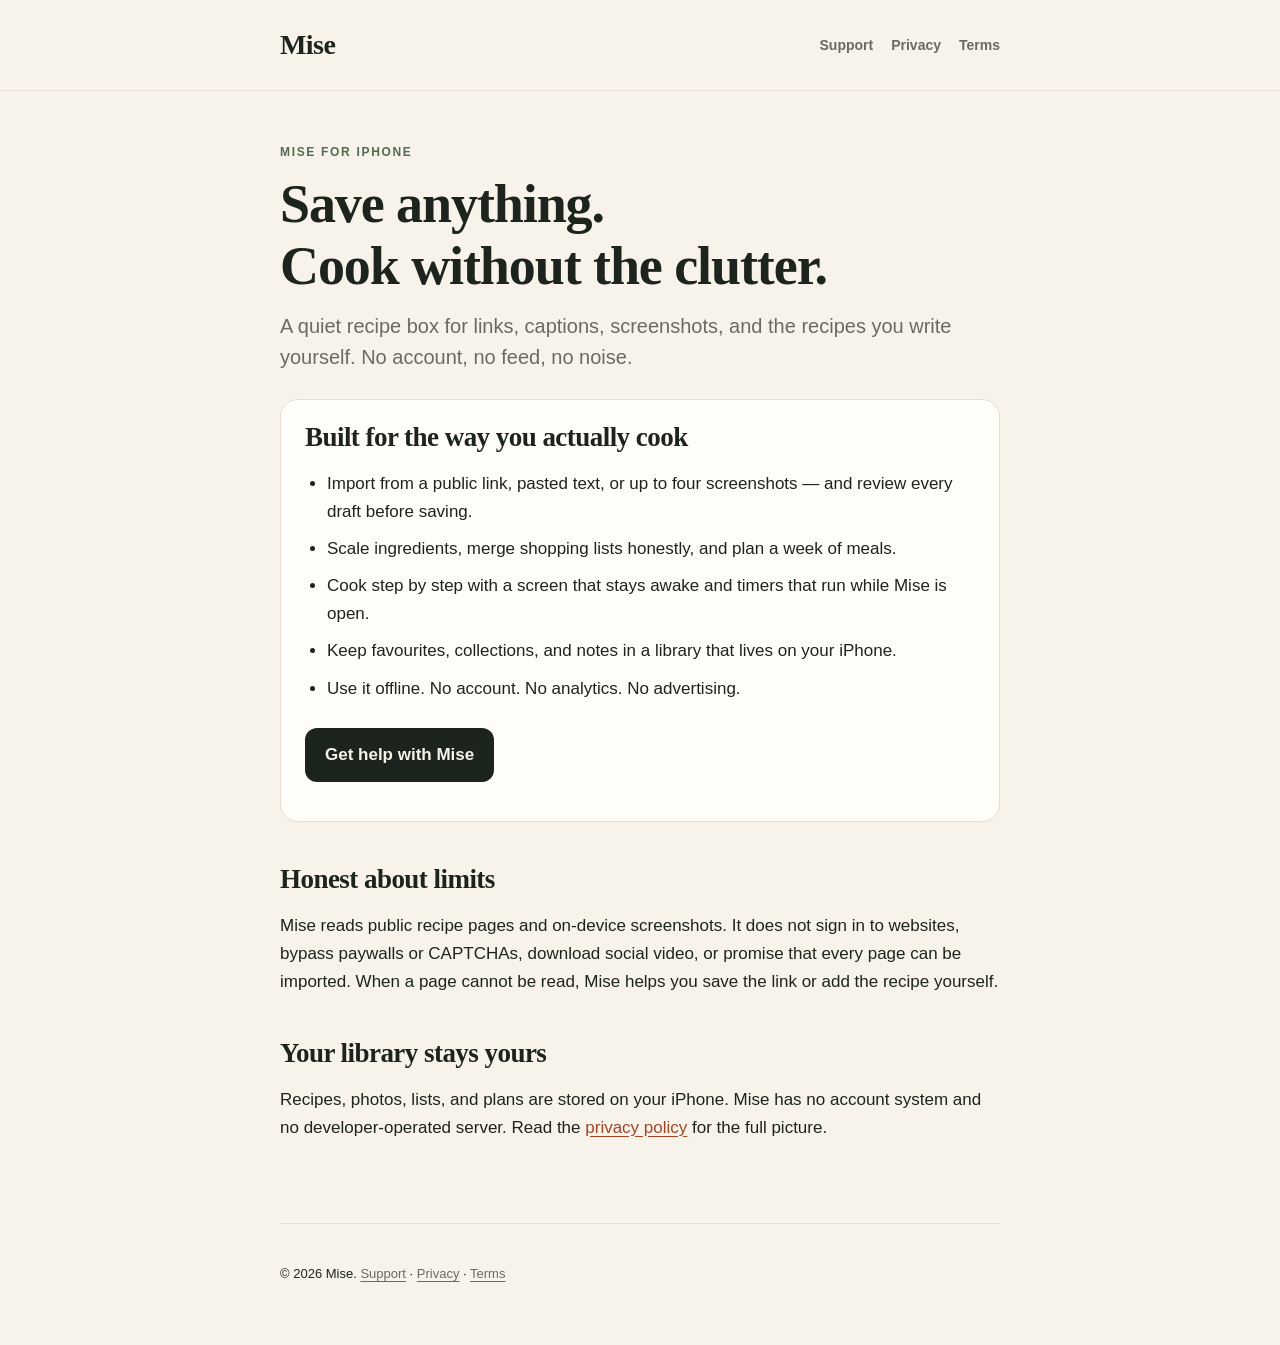
<file: docs/index.html>
<!DOCTYPE html>
<html lang="en">
<head>
  <meta charset="utf-8">
  <meta name="viewport" content="width=device-width, initial-scale=1">
  <meta name="description" content="Mise is a quiet, local-first recipe box for iPhone. Save anything. Cook without the clutter.">
  <title>Mise — Save anything. Cook without the clutter.</title>
  <link rel="stylesheet" href="style.css">
</head>
<body>
  <header>
    <nav>
      <a class="wordmark" href="index.html">Mise</a>
      <div class="nav-links">
        <a href="support.html">Support</a>
        <a href="privacy.html">Privacy</a>
        <a href="terms.html">Terms</a>
      </div>
    </nav>
  </header>

  <main>
    <p class="eyebrow">Mise for iPhone</p>
    <h1>Save anything.<br>Cook without the clutter.</h1>
    <p class="lede">A quiet recipe box for links, captions, screenshots, and the recipes you write yourself. No account, no feed, no noise.</p>

    <div class="card">
      <h2>Built for the way you actually cook</h2>
      <ul>
        <li>Import from a public link, pasted text, or up to four screenshots — and review every draft before saving.</li>
        <li>Scale ingredients, merge shopping lists honestly, and plan a week of meals.</li>
        <li>Cook step by step with a screen that stays awake and timers that run while Mise is open.</li>
        <li>Keep favourites, collections, and notes in a library that lives on your iPhone.</li>
        <li>Use it offline. No account. No analytics. No advertising.</li>
      </ul>
      <p><a class="button" href="support.html">Get help with Mise</a></p>
    </div>

    <h2>Honest about limits</h2>
    <p>Mise reads public recipe pages and on-device screenshots. It does not sign in to websites, bypass paywalls or CAPTCHAs, download social video, or promise that every page can be imported. When a page cannot be read, Mise helps you save the link or add the recipe yourself.</p>

    <h2>Your library stays yours</h2>
    <p>Recipes, photos, lists, and plans are stored on your iPhone. Mise has no account system and no developer-operated server. Read the <a href="privacy.html">privacy policy</a> for the full picture.</p>
  </main>

  <footer>
    <p>© 2026 Mise. <a href="support.html">Support</a> · <a href="privacy.html">Privacy</a> · <a href="terms.html">Terms</a></p>
  </footer>
</body>
</html>
</file>
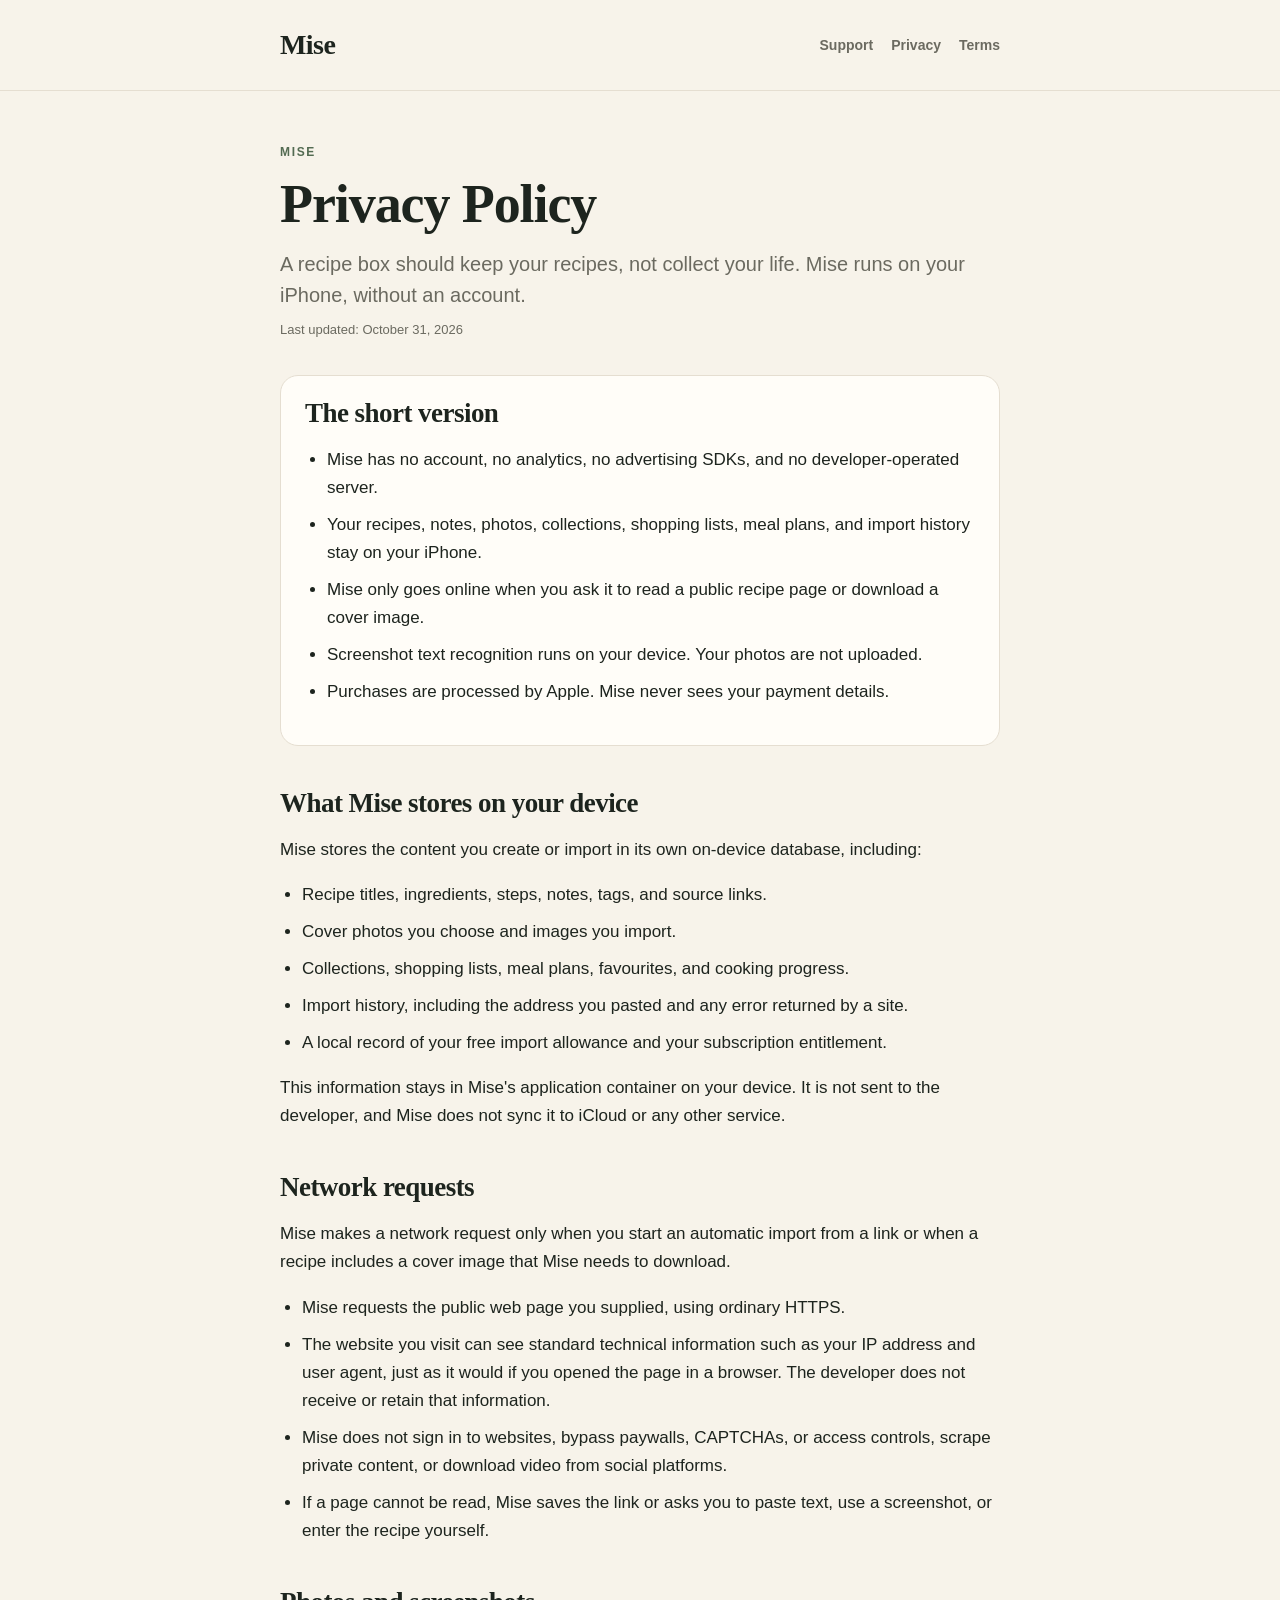
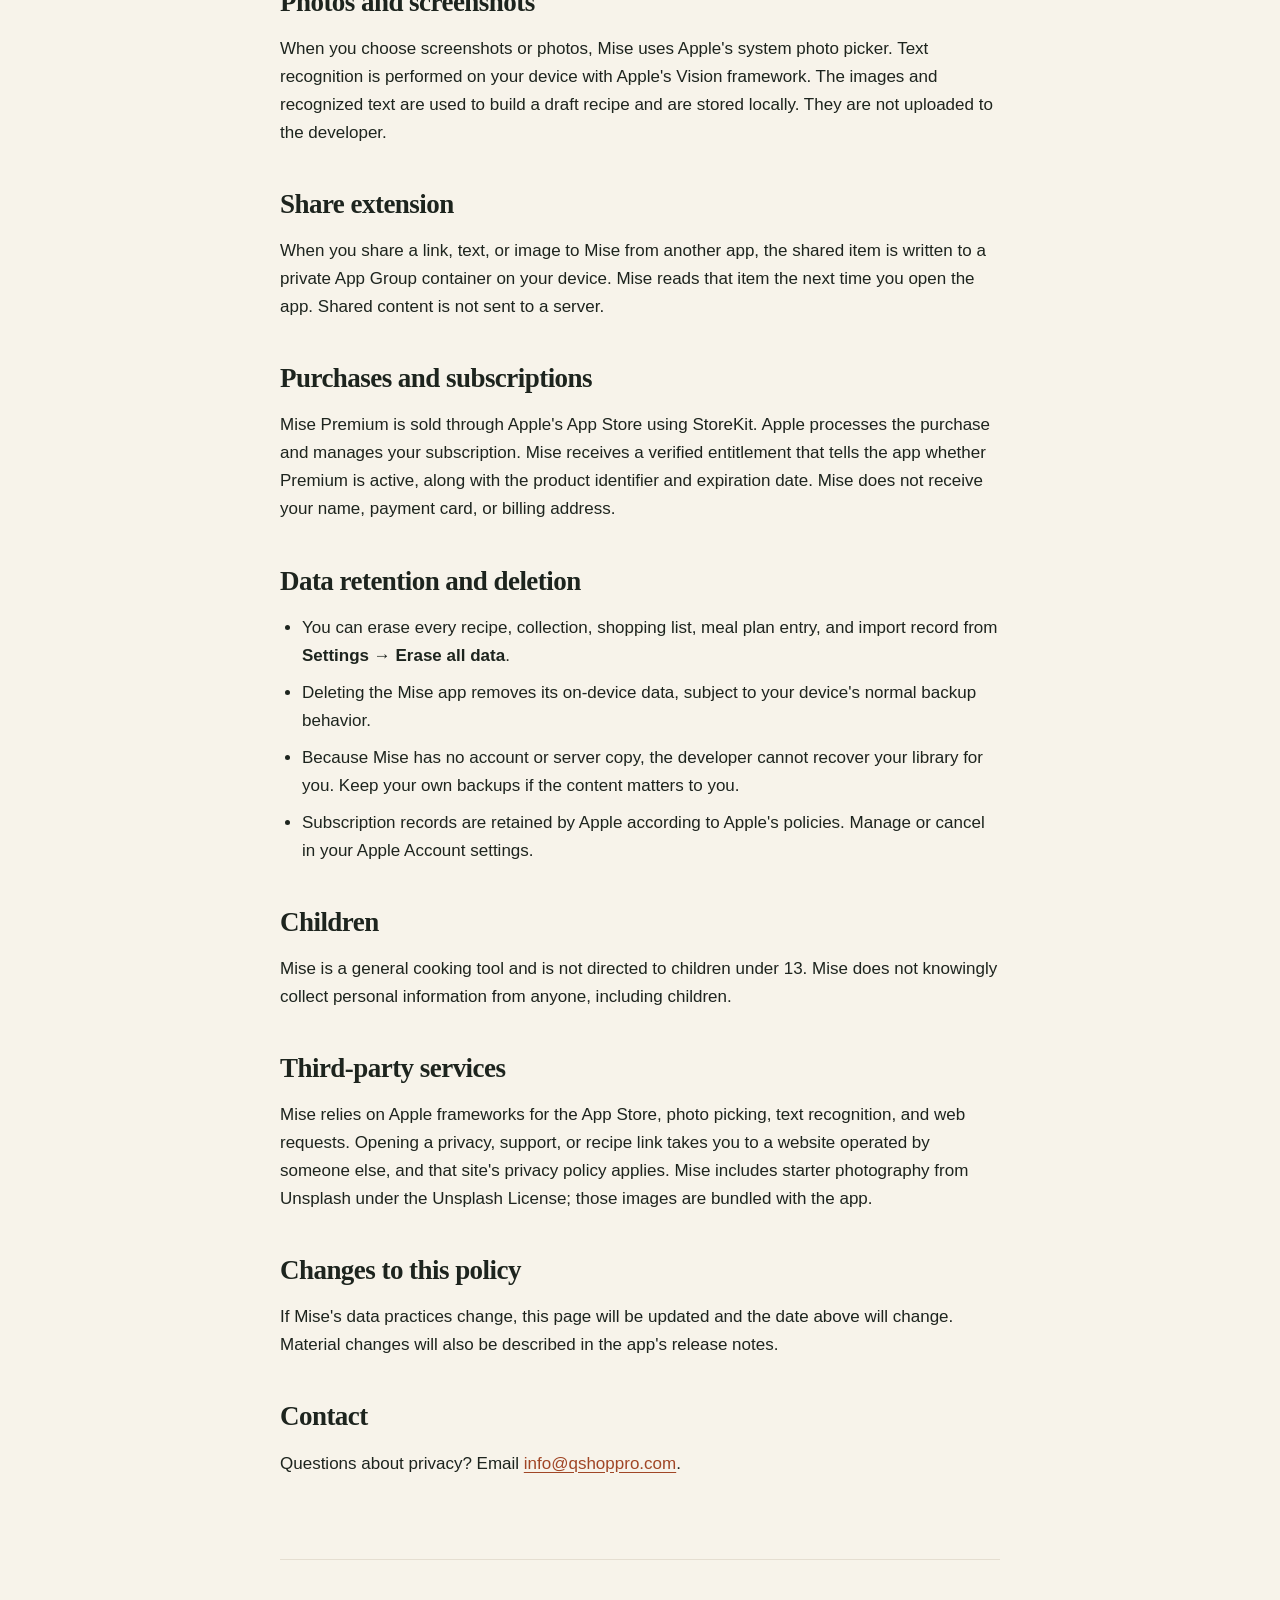
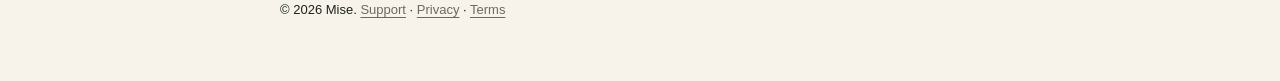
<file: docs/privacy.html>
<!DOCTYPE html>
<html lang="en">
<head>
  <meta charset="utf-8">
  <meta name="viewport" content="width=device-width, initial-scale=1">
  <meta name="description" content="How Mise handles your recipes, photos, imports, and purchases. No account, no analytics, on-device storage.">
  <title>Privacy Policy — Mise</title>
  <link rel="stylesheet" href="style.css">
</head>
<body>
  <header>
    <nav>
      <a class="wordmark" href="index.html">Mise</a>
      <div class="nav-links">
        <a href="support.html">Support</a>
        <a href="privacy.html">Privacy</a>
        <a href="terms.html">Terms</a>
      </div>
    </nav>
  </header>

  <main>
    <p class="eyebrow">Mise</p>
    <h1>Privacy Policy</h1>
    <p class="lede">A recipe box should keep your recipes, not collect your life. Mise runs on your iPhone, without an account.</p>
    <p class="updated">Last updated: October 31, 2026</p>

    <div class="card">
      <h2>The short version</h2>
      <ul>
        <li>Mise has no account, no analytics, no advertising SDKs, and no developer-operated server.</li>
        <li>Your recipes, notes, photos, collections, shopping lists, meal plans, and import history stay on your iPhone.</li>
        <li>Mise only goes online when you ask it to read a public recipe page or download a cover image.</li>
        <li>Screenshot text recognition runs on your device. Your photos are not uploaded.</li>
        <li>Purchases are processed by Apple. Mise never sees your payment details.</li>
      </ul>
    </div>

    <h2>What Mise stores on your device</h2>
    <p>Mise stores the content you create or import in its own on-device database, including:</p>
    <ul>
      <li>Recipe titles, ingredients, steps, notes, tags, and source links.</li>
      <li>Cover photos you choose and images you import.</li>
      <li>Collections, shopping lists, meal plans, favourites, and cooking progress.</li>
      <li>Import history, including the address you pasted and any error returned by a site.</li>
      <li>A local record of your free import allowance and your subscription entitlement.</li>
    </ul>
    <p>This information stays in Mise's application container on your device. It is not sent to the developer, and Mise does not sync it to iCloud or any other service.</p>

    <h2>Network requests</h2>
    <p>Mise makes a network request only when you start an automatic import from a link or when a recipe includes a cover image that Mise needs to download.</p>
    <ul>
      <li>Mise requests the public web page you supplied, using ordinary HTTPS.</li>
      <li>The website you visit can see standard technical information such as your IP address and user agent, just as it would if you opened the page in a browser. The developer does not receive or retain that information.</li>
      <li>Mise does not sign in to websites, bypass paywalls, CAPTCHAs, or access controls, scrape private content, or download video from social platforms.</li>
      <li>If a page cannot be read, Mise saves the link or asks you to paste text, use a screenshot, or enter the recipe yourself.</li>
    </ul>

    <h2>Photos and screenshots</h2>
    <p>When you choose screenshots or photos, Mise uses Apple's system photo picker. Text recognition is performed on your device with Apple's Vision framework. The images and recognized text are used to build a draft recipe and are stored locally. They are not uploaded to the developer.</p>

    <h2>Share extension</h2>
    <p>When you share a link, text, or image to Mise from another app, the shared item is written to a private App Group container on your device. Mise reads that item the next time you open the app. Shared content is not sent to a server.</p>

    <h2>Purchases and subscriptions</h2>
    <p>Mise Premium is sold through Apple's App Store using StoreKit. Apple processes the purchase and manages your subscription. Mise receives a verified entitlement that tells the app whether Premium is active, along with the product identifier and expiration date. Mise does not receive your name, payment card, or billing address.</p>

    <h2>Data retention and deletion</h2>
    <ul>
      <li>You can erase every recipe, collection, shopping list, meal plan entry, and import record from <strong>Settings → Erase all data</strong>.</li>
      <li>Deleting the Mise app removes its on-device data, subject to your device's normal backup behavior.</li>
      <li>Because Mise has no account or server copy, the developer cannot recover your library for you. Keep your own backups if the content matters to you.</li>
      <li>Subscription records are retained by Apple according to Apple's policies. Manage or cancel in your Apple Account settings.</li>
    </ul>

    <h2>Children</h2>
    <p>Mise is a general cooking tool and is not directed to children under 13. Mise does not knowingly collect personal information from anyone, including children.</p>

    <h2>Third-party services</h2>
    <p>Mise relies on Apple frameworks for the App Store, photo picking, text recognition, and web requests. Opening a privacy, support, or recipe link takes you to a website operated by someone else, and that site's privacy policy applies. Mise includes starter photography from Unsplash under the Unsplash License; those images are bundled with the app.</p>

    <h2>Changes to this policy</h2>
    <p>If Mise's data practices change, this page will be updated and the date above will change. Material changes will also be described in the app's release notes.</p>

    <h2>Contact</h2>
    <p>Questions about privacy? Email <a href="mailto:info@qshoppro.com?subject=Mise%20privacy">info@qshoppro.com</a>.</p>
  </main>

  <footer>
    <p>© 2026 Mise. <a href="support.html">Support</a> · <a href="privacy.html">Privacy</a> · <a href="terms.html">Terms</a></p>
  </footer>
</body>
</html>
</file>
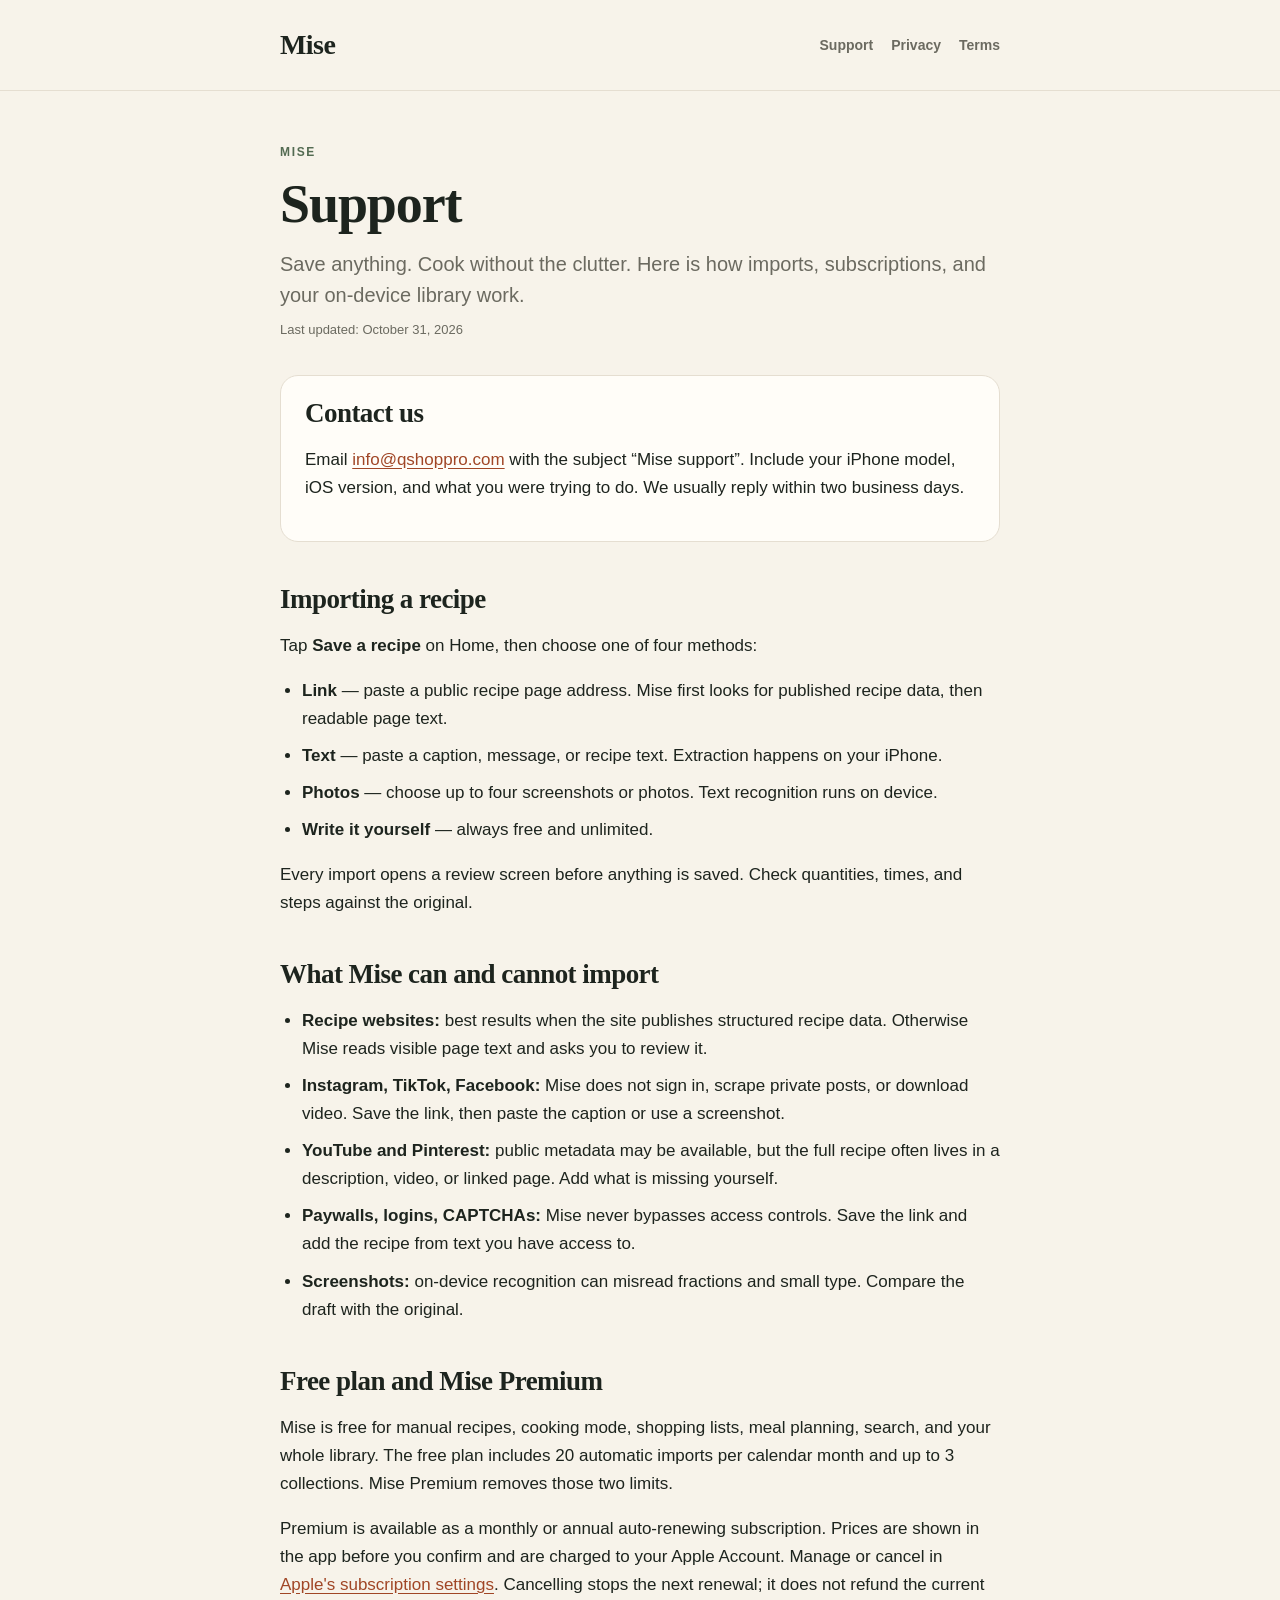
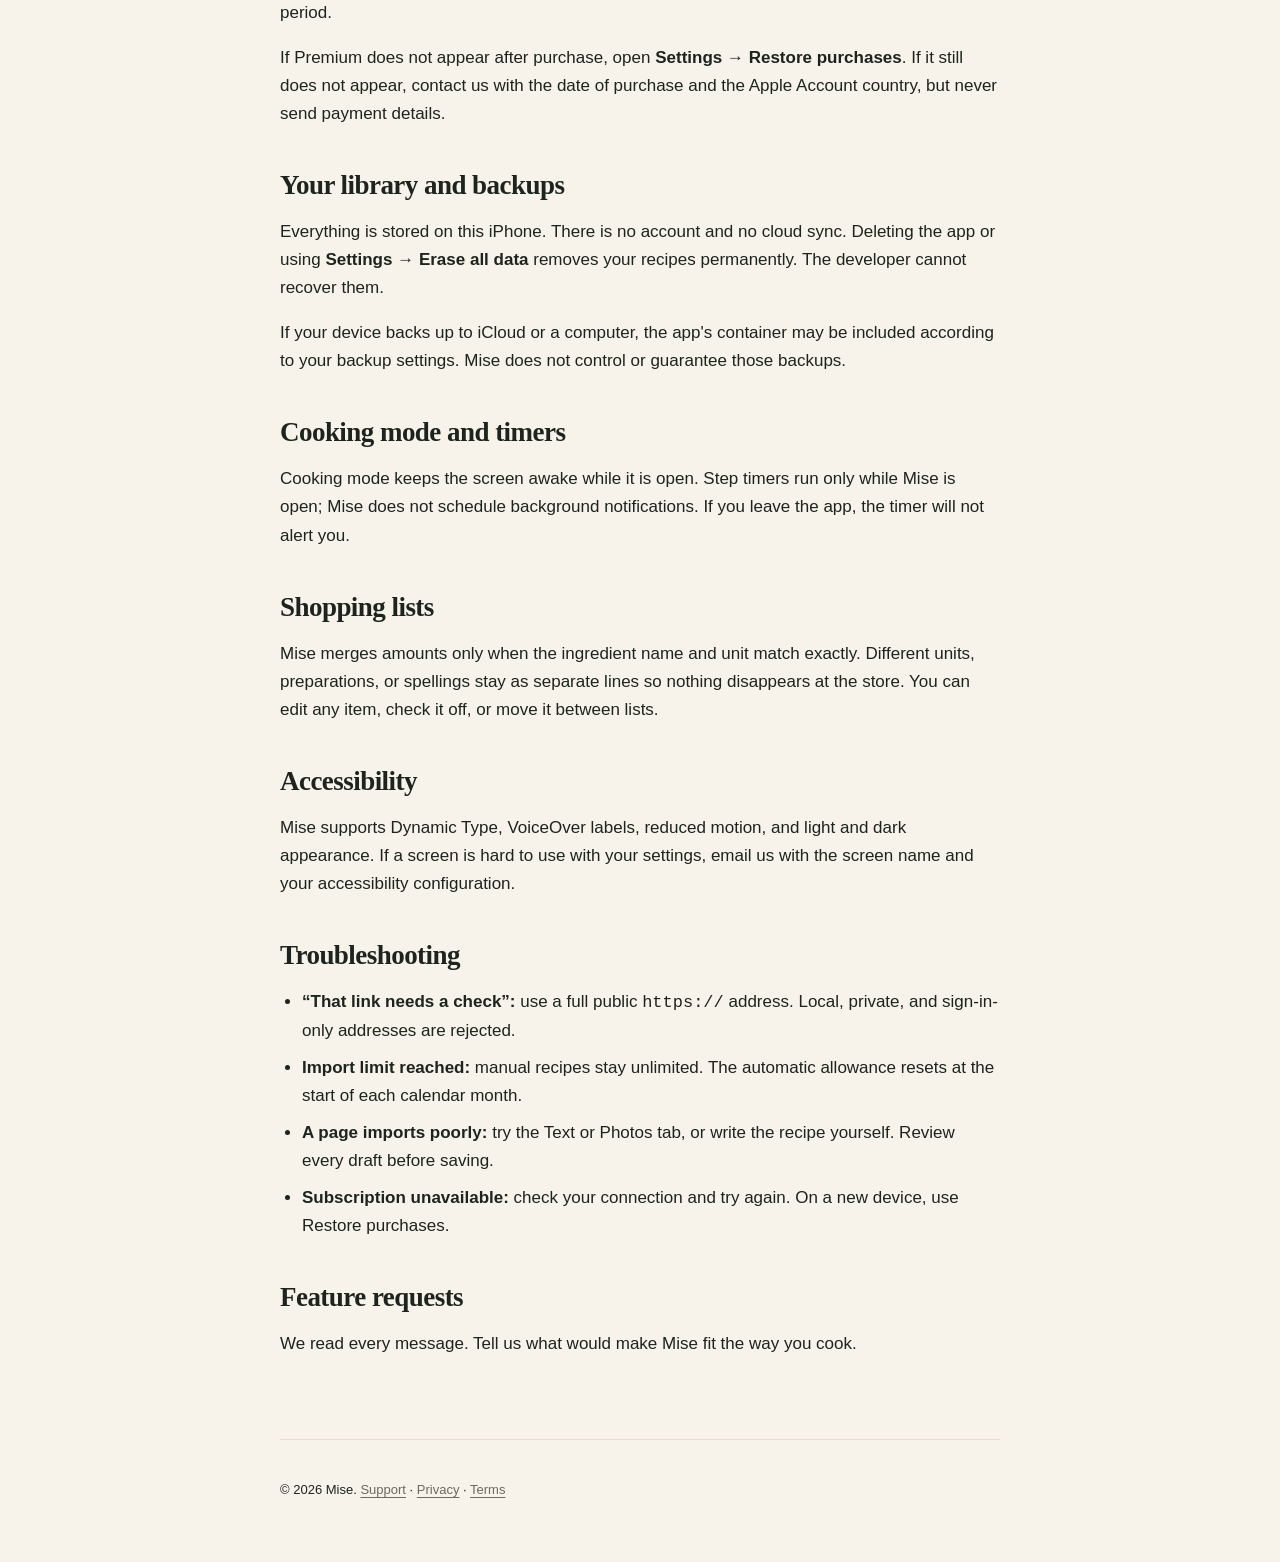
<file: docs/support.html>
<!DOCTYPE html>
<html lang="en">
<head>
  <meta charset="utf-8">
  <meta name="viewport" content="width=device-width, initial-scale=1">
  <meta name="description" content="Help with Mise imports, subscriptions, cooking mode, shopping lists, and your on-device recipe library.">
  <title>Support — Mise</title>
  <link rel="stylesheet" href="style.css">
</head>
<body>
  <header>
    <nav>
      <a class="wordmark" href="index.html">Mise</a>
      <div class="nav-links">
        <a href="support.html">Support</a>
        <a href="privacy.html">Privacy</a>
        <a href="terms.html">Terms</a>
      </div>
    </nav>
  </header>

  <main>
    <p class="eyebrow">Mise</p>
    <h1>Support</h1>
    <p class="lede">Save anything. Cook without the clutter. Here is how imports, subscriptions, and your on-device library work.</p>
    <p class="updated">Last updated: October 31, 2026</p>

    <div class="card">
      <h2>Contact us</h2>
      <p>Email <a href="mailto:info@qshoppro.com?subject=Mise%20support">info@qshoppro.com</a> with the subject “Mise support”. Include your iPhone model, iOS version, and what you were trying to do. We usually reply within two business days.</p>
    </div>

    <h2>Importing a recipe</h2>
    <p>Tap <strong>Save a recipe</strong> on Home, then choose one of four methods:</p>
    <ul>
      <li><strong>Link</strong> — paste a public recipe page address. Mise first looks for published recipe data, then readable page text.</li>
      <li><strong>Text</strong> — paste a caption, message, or recipe text. Extraction happens on your iPhone.</li>
      <li><strong>Photos</strong> — choose up to four screenshots or photos. Text recognition runs on device.</li>
      <li><strong>Write it yourself</strong> — always free and unlimited.</li>
    </ul>
    <p>Every import opens a review screen before anything is saved. Check quantities, times, and steps against the original.</p>

    <h2>What Mise can and cannot import</h2>
    <ul>
      <li><strong>Recipe websites:</strong> best results when the site publishes structured recipe data. Otherwise Mise reads visible page text and asks you to review it.</li>
      <li><strong>Instagram, TikTok, Facebook:</strong> Mise does not sign in, scrape private posts, or download video. Save the link, then paste the caption or use a screenshot.</li>
      <li><strong>YouTube and Pinterest:</strong> public metadata may be available, but the full recipe often lives in a description, video, or linked page. Add what is missing yourself.</li>
      <li><strong>Paywalls, logins, CAPTCHAs:</strong> Mise never bypasses access controls. Save the link and add the recipe from text you have access to.</li>
      <li><strong>Screenshots:</strong> on-device recognition can misread fractions and small type. Compare the draft with the original.</li>
    </ul>

    <h2>Free plan and Mise Premium</h2>
    <p>Mise is free for manual recipes, cooking mode, shopping lists, meal planning, search, and your whole library. The free plan includes 20 automatic imports per calendar month and up to 3 collections. Mise Premium removes those two limits.</p>
    <p>Premium is available as a monthly or annual auto-renewing subscription. Prices are shown in the app before you confirm and are charged to your Apple Account. Manage or cancel in <a href="https://apps.apple.com/account/subscriptions">Apple's subscription settings</a>. Cancelling stops the next renewal; it does not refund the current period.</p>
    <p>If Premium does not appear after purchase, open <strong>Settings → Restore purchases</strong>. If it still does not appear, contact us with the date of purchase and the Apple Account country, but never send payment details.</p>

    <h2>Your library and backups</h2>
    <p>Everything is stored on this iPhone. There is no account and no cloud sync. Deleting the app or using <strong>Settings → Erase all data</strong> removes your recipes permanently. The developer cannot recover them.</p>
    <p>If your device backs up to iCloud or a computer, the app's container may be included according to your backup settings. Mise does not control or guarantee those backups.</p>

    <h2>Cooking mode and timers</h2>
    <p>Cooking mode keeps the screen awake while it is open. Step timers run only while Mise is open; Mise does not schedule background notifications. If you leave the app, the timer will not alert you.</p>

    <h2>Shopping lists</h2>
    <p>Mise merges amounts only when the ingredient name and unit match exactly. Different units, preparations, or spellings stay as separate lines so nothing disappears at the store. You can edit any item, check it off, or move it between lists.</p>

    <h2>Accessibility</h2>
    <p>Mise supports Dynamic Type, VoiceOver labels, reduced motion, and light and dark appearance. If a screen is hard to use with your settings, email us with the screen name and your accessibility configuration.</p>

    <h2>Troubleshooting</h2>
    <ul>
      <li><strong>“That link needs a check”:</strong> use a full public <code>https://</code> address. Local, private, and sign-in-only addresses are rejected.</li>
      <li><strong>Import limit reached:</strong> manual recipes stay unlimited. The automatic allowance resets at the start of each calendar month.</li>
      <li><strong>A page imports poorly:</strong> try the Text or Photos tab, or write the recipe yourself. Review every draft before saving.</li>
      <li><strong>Subscription unavailable:</strong> check your connection and try again. On a new device, use Restore purchases.</li>
    </ul>

    <h2>Feature requests</h2>
    <p>We read every message. Tell us what would make Mise fit the way you cook.</p>
  </main>

  <footer>
    <p>© 2026 Mise. <a href="support.html">Support</a> · <a href="privacy.html">Privacy</a> · <a href="terms.html">Terms</a></p>
  </footer>
</body>
</html>
</file>
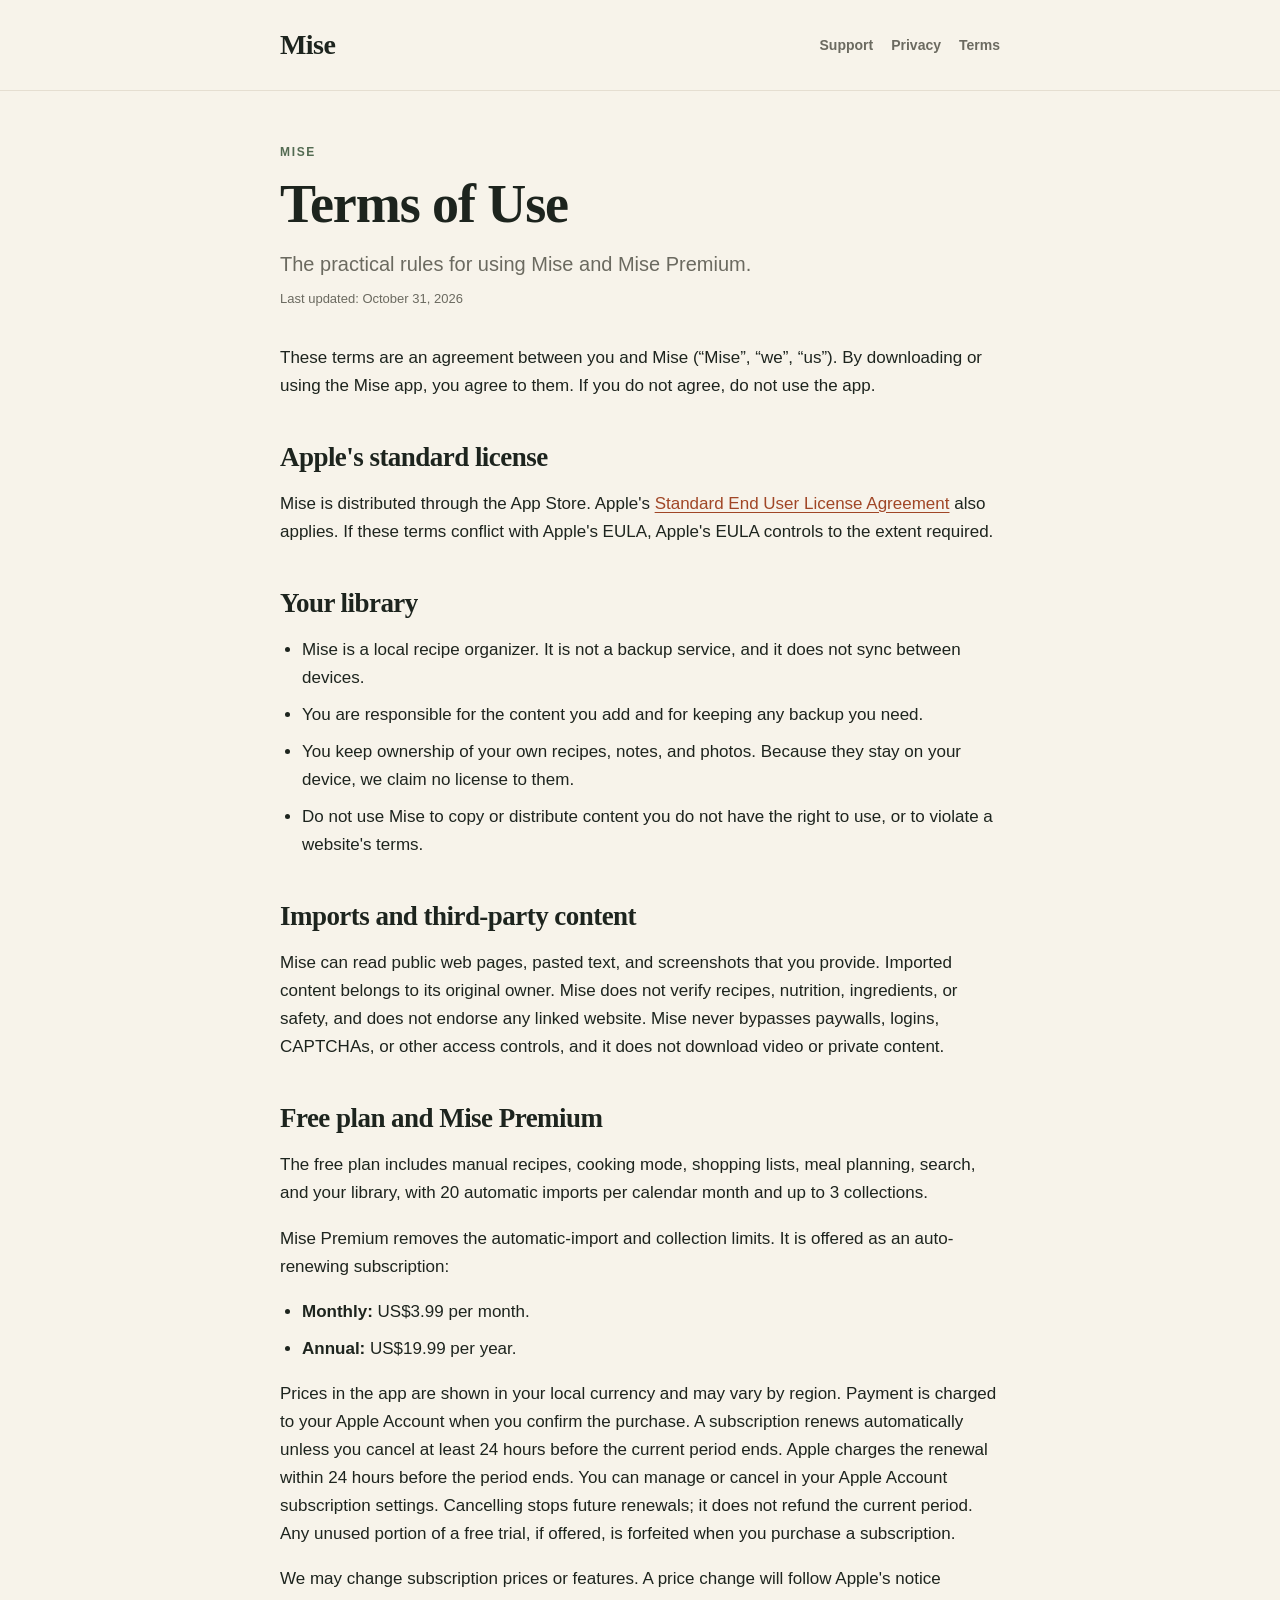
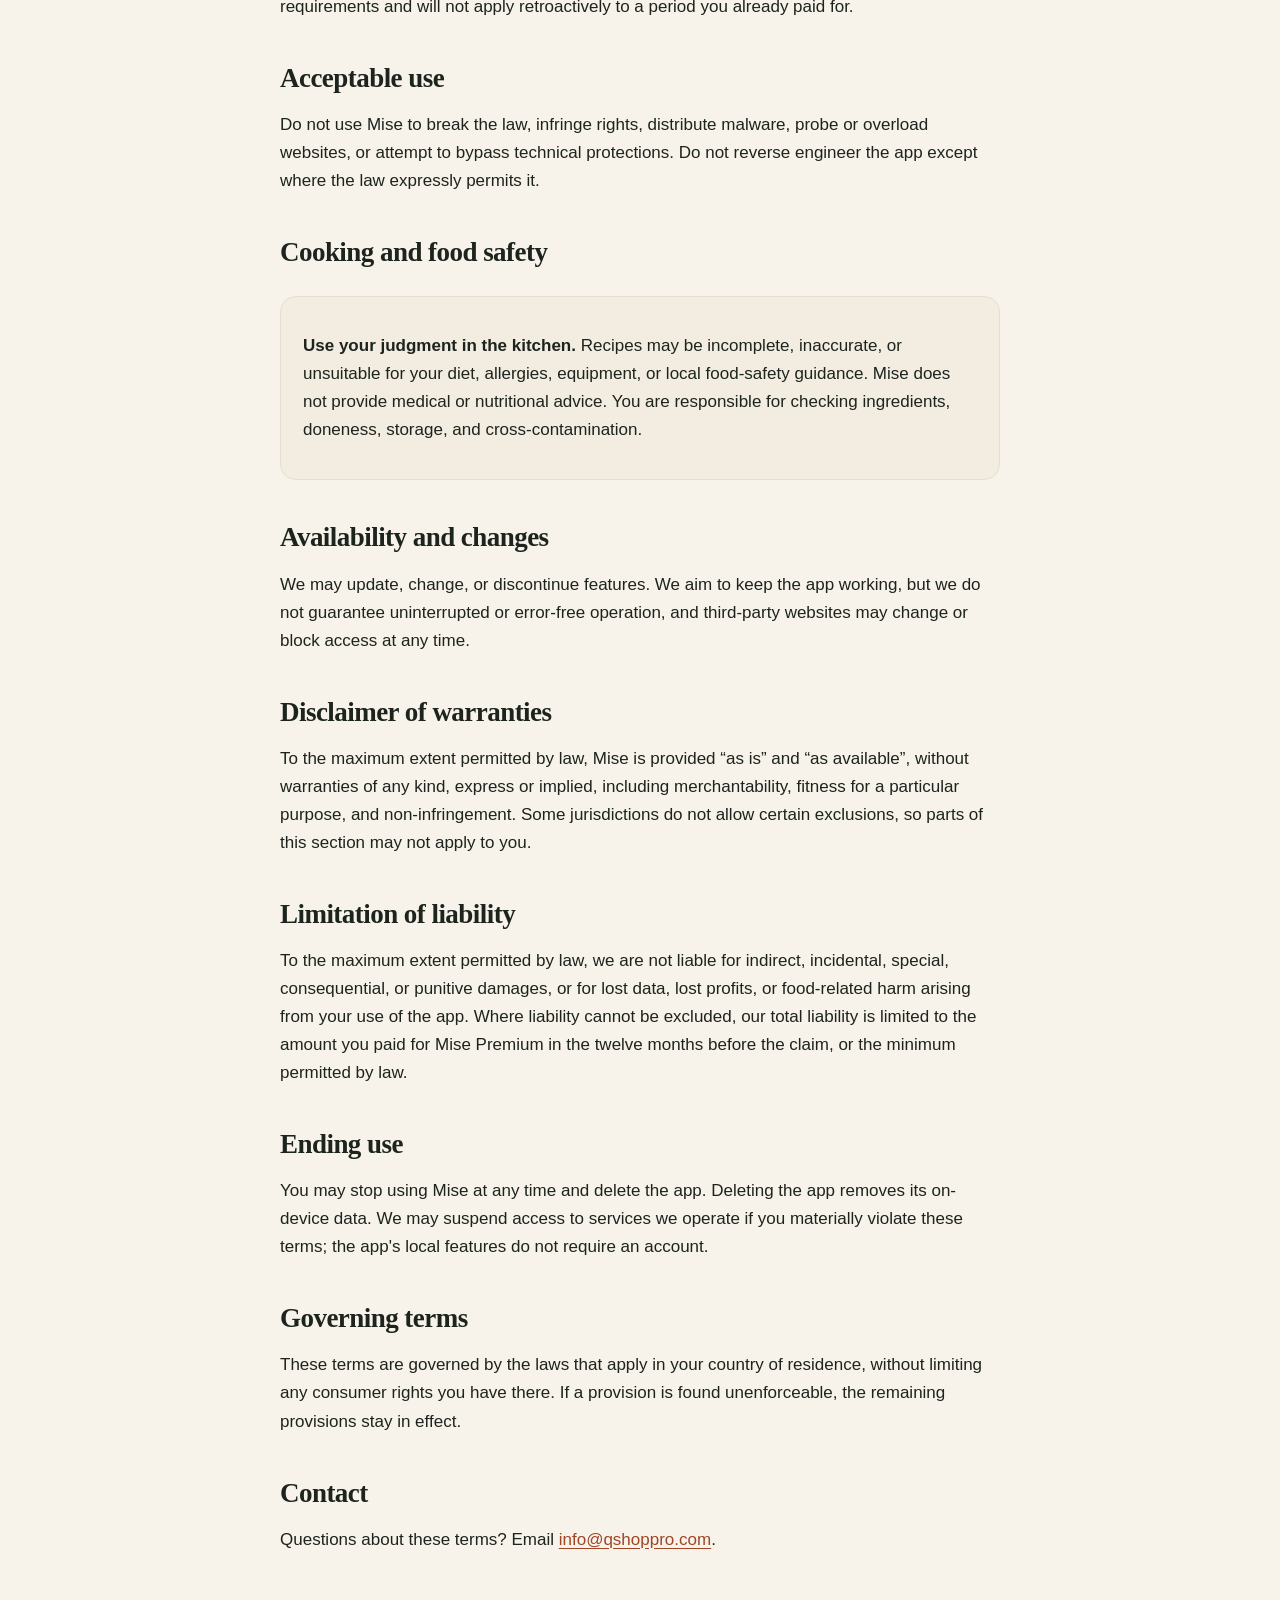
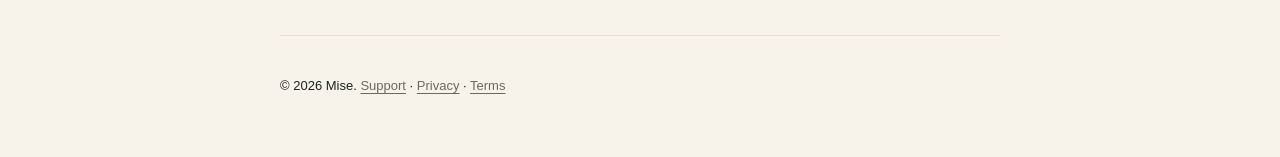
<file: docs/terms.html>
<!DOCTYPE html>
<html lang="en">
<head>
  <meta charset="utf-8">
  <meta name="viewport" content="width=device-width, initial-scale=1">
  <meta name="description" content="Terms of use for Mise, including the free plan, Mise Premium subscriptions, and Apple's standard EULA.">
  <title>Terms of Use — Mise</title>
  <link rel="stylesheet" href="style.css">
</head>
<body>
  <header>
    <nav>
      <a class="wordmark" href="index.html">Mise</a>
      <div class="nav-links">
        <a href="support.html">Support</a>
        <a href="privacy.html">Privacy</a>
        <a href="terms.html">Terms</a>
      </div>
    </nav>
  </header>

  <main>
    <p class="eyebrow">Mise</p>
    <h1>Terms of Use</h1>
    <p class="lede">The practical rules for using Mise and Mise Premium.</p>
    <p class="updated">Last updated: October 31, 2026</p>

    <p>These terms are an agreement between you and Mise (“Mise”, “we”, “us”). By downloading or using the Mise app, you agree to them. If you do not agree, do not use the app.</p>

    <h2>Apple's standard license</h2>
    <p>Mise is distributed through the App Store. Apple's <a href="https://www.apple.com/legal/internet-services/itunes/dev/stdeula/">Standard End User License Agreement</a> also applies. If these terms conflict with Apple's EULA, Apple's EULA controls to the extent required.</p>

    <h2>Your library</h2>
    <ul>
      <li>Mise is a local recipe organizer. It is not a backup service, and it does not sync between devices.</li>
      <li>You are responsible for the content you add and for keeping any backup you need.</li>
      <li>You keep ownership of your own recipes, notes, and photos. Because they stay on your device, we claim no license to them.</li>
      <li>Do not use Mise to copy or distribute content you do not have the right to use, or to violate a website's terms.</li>
    </ul>

    <h2>Imports and third-party content</h2>
    <p>Mise can read public web pages, pasted text, and screenshots that you provide. Imported content belongs to its original owner. Mise does not verify recipes, nutrition, ingredients, or safety, and does not endorse any linked website. Mise never bypasses paywalls, logins, CAPTCHAs, or other access controls, and it does not download video or private content.</p>

    <h2>Free plan and Mise Premium</h2>
    <p>The free plan includes manual recipes, cooking mode, shopping lists, meal planning, search, and your library, with 20 automatic imports per calendar month and up to 3 collections.</p>
    <p>Mise Premium removes the automatic-import and collection limits. It is offered as an auto-renewing subscription:</p>
    <ul>
      <li><strong>Monthly:</strong> US$3.99 per month.</li>
      <li><strong>Annual:</strong> US$19.99 per year.</li>
    </ul>
    <p>Prices in the app are shown in your local currency and may vary by region. Payment is charged to your Apple Account when you confirm the purchase. A subscription renews automatically unless you cancel at least 24 hours before the current period ends. Apple charges the renewal within 24 hours before the period ends. You can manage or cancel in your Apple Account subscription settings. Cancelling stops future renewals; it does not refund the current period. Any unused portion of a free trial, if offered, is forfeited when you purchase a subscription.</p>
    <p>We may change subscription prices or features. A price change will follow Apple's notice requirements and will not apply retroactively to a period you already paid for.</p>

    <h2>Acceptable use</h2>
    <p>Do not use Mise to break the law, infringe rights, distribute malware, probe or overload websites, or attempt to bypass technical protections. Do not reverse engineer the app except where the law expressly permits it.</p>

    <h2>Cooking and food safety</h2>
    <div class="safety">
      <p><strong>Use your judgment in the kitchen.</strong> Recipes may be incomplete, inaccurate, or unsuitable for your diet, allergies, equipment, or local food-safety guidance. Mise does not provide medical or nutritional advice. You are responsible for checking ingredients, doneness, storage, and cross-contamination.</p>
    </div>

    <h2>Availability and changes</h2>
    <p>We may update, change, or discontinue features. We aim to keep the app working, but we do not guarantee uninterrupted or error-free operation, and third-party websites may change or block access at any time.</p>

    <h2>Disclaimer of warranties</h2>
    <p>To the maximum extent permitted by law, Mise is provided “as is” and “as available”, without warranties of any kind, express or implied, including merchantability, fitness for a particular purpose, and non-infringement. Some jurisdictions do not allow certain exclusions, so parts of this section may not apply to you.</p>

    <h2>Limitation of liability</h2>
    <p>To the maximum extent permitted by law, we are not liable for indirect, incidental, special, consequential, or punitive damages, or for lost data, lost profits, or food-related harm arising from your use of the app. Where liability cannot be excluded, our total liability is limited to the amount you paid for Mise Premium in the twelve months before the claim, or the minimum permitted by law.</p>

    <h2>Ending use</h2>
    <p>You may stop using Mise at any time and delete the app. Deleting the app removes its on-device data. We may suspend access to services we operate if you materially violate these terms; the app's local features do not require an account.</p>

    <h2>Governing terms</h2>
    <p>These terms are governed by the laws that apply in your country of residence, without limiting any consumer rights you have there. If a provision is found unenforceable, the remaining provisions stay in effect.</p>

    <h2>Contact</h2>
    <p>Questions about these terms? Email <a href="mailto:info@qshoppro.com?subject=Mise%20terms">info@qshoppro.com</a>.</p>
  </main>

  <footer>
    <p>© 2026 Mise. <a href="support.html">Support</a> · <a href="privacy.html">Privacy</a> · <a href="terms.html">Terms</a></p>
  </footer>
</body>
</html>
</file>
<file: docs/style.css>
:root {
  color-scheme: light dark;
  --bg: #f7f3ea;
  --surface: #fffdf8;
  --raised: #f2ece1;
  --ink: #1d241e;
  --muted: #6b6a60;
  --accent: #a04626;
  --sage: #536b52;
  --line: #e5ded1;
}

@media (prefers-color-scheme: dark) {
  :root {
    --bg: #12110f;
    --surface: #1d1c18;
    --raised: #282620;
    --ink: #f2eee4;
    --muted: #a8a397;
    --accent: #d6845e;
    --sage: #8fa689;
    --line: #302e28;
  }
}

* { box-sizing: border-box; }

html { scroll-behavior: smooth; }

body {
  margin: 0;
  background: var(--bg);
  color: var(--ink);
  font: 17px/1.65 -apple-system, BlinkMacSystemFont, "Segoe UI", sans-serif;
  -webkit-font-smoothing: antialiased;
}

header {
  border-bottom: 1px solid var(--line);
}

nav, main, footer {
  width: min(100% - 40px, 720px);
  margin: 0 auto;
}

nav {
  display: flex;
  align-items: center;
  justify-content: space-between;
  gap: 18px;
  padding: 22px 0;
}

.wordmark {
  color: var(--ink);
  font-family: "Iowan Old Style", "Palatino Linotype", Palatino, Georgia, serif;
  font-size: 28px;
  font-weight: 700;
  letter-spacing: -0.02em;
  text-decoration: none;
}

.nav-links {
  display: flex;
  flex-wrap: wrap;
  gap: 18px;
}

.nav-links a {
  color: var(--muted);
  font-size: 14px;
  font-weight: 600;
  text-decoration: none;
}

.nav-links a:hover { color: var(--accent); }

main { padding: 52px 0 64px; }

.eyebrow {
  margin: 0 0 10px;
  color: var(--sage);
  font-size: 12px;
  font-weight: 700;
  letter-spacing: 0.14em;
  text-transform: uppercase;
}

h1, h2 {
  font-family: "Iowan Old Style", "Palatino Linotype", Palatino, Georgia, serif;
  letter-spacing: -0.02em;
  line-height: 1.15;
}

h1 {
  margin: 0 0 14px;
  font-size: clamp(38px, 7vw, 54px);
  font-weight: 600;
}

h2 {
  margin: 42px 0 10px;
  font-size: 27px;
  font-weight: 600;
}

h3 {
  margin: 26px 0 6px;
  font-size: 18px;
}

p, li { color: var(--ink); }

.lede {
  margin: 0 0 8px;
  color: var(--muted);
  font-size: 20px;
  line-height: 1.55;
}

.updated {
  margin: 0 0 34px;
  color: var(--muted);
  font-size: 13px;
}

ul { padding-left: 22px; }

li { margin: 9px 0; }

a { color: var(--accent); text-underline-offset: 3px; }

.card {
  margin: 26px 0;
  padding: 22px 24px;
  background: var(--surface);
  border: 1px solid var(--line);
  border-radius: 18px;
}

.card h2, .card h3 { margin-top: 0; }

.safety {
  background: var(--raised);
  border: 1px solid var(--line);
  border-radius: 16px;
  padding: 18px 22px;
  margin: 28px 0;
}

footer {
  padding: 26px 0 48px;
  border-top: 1px solid var(--line);
  color: var(--muted);
  font-size: 13px;
}

footer a { color: var(--muted); }

.button {
  display: inline-block;
  margin-top: 8px;
  padding: 13px 20px;
  background: var(--ink);
  color: var(--bg);
  border-radius: 12px;
  font-weight: 650;
  text-decoration: none;
}

.button:hover { color: var(--bg); opacity: 0.9; }

@media (max-width: 560px) {
  nav { align-items: flex-start; flex-direction: column; }
  main { padding-top: 38px; }
}
</file>
